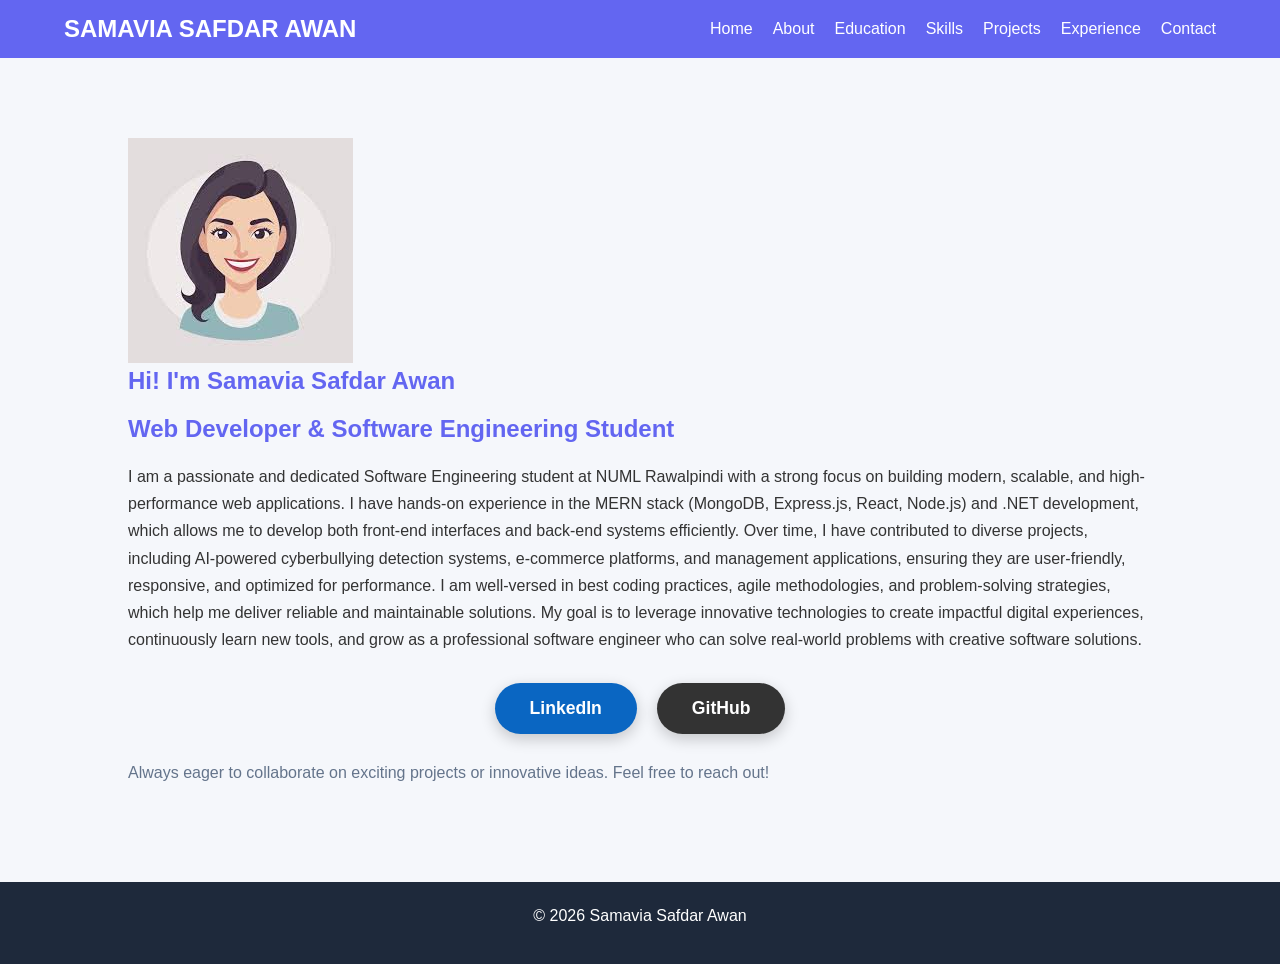
<file: index.html>
<!DOCTYPE html>
<html>
<head>
    <title>Samavia Safdar Awan | Home</title>
    <link rel="stylesheet" href="Style.css">
</head>
<body>

<header>
<nav>
    <div class="logo">SAMAVIA SAFDAR AWAN</div>
    <ul class="nav-links">
        <li><a href="index.html">Home</a></li>
        <li><a href="about.html">About</a></li>
        <li><a href="education.html">Education</a></li>
        <li><a href="skills.html">Skills</a></li>
        <li><a href="projects.html">Projects</a></li>
        <li><a href="experience.html">Experience</a></li>
        <li><a href="contact.html">Contact</a></li>
    </ul>
</nav>
</header>


<!-- Hero Section -->
<section class="hero">
<div class="hero-img">
        <img src="profile.jpg" alt="Samavia Awan">
    </div>
    <div class="hero-text">
        <h1>Hi! I'm Samavia Safdar Awan</h1>
        <h2>Web Developer & Software Engineering Student</h2>
       <p>
    I am a passionate and dedicated Software Engineering student at NUML Rawalpindi with a strong focus on building modern, scalable, and high-performance web applications. I have hands-on experience in the MERN stack (MongoDB, Express.js, React, Node.js) and .NET development, which allows me to develop both front-end interfaces and back-end systems efficiently. Over time, I have contributed to diverse projects, including AI-powered cyberbullying detection systems, e-commerce platforms, and management applications, ensuring they are user-friendly, responsive, and optimized for performance. I am well-versed in best coding practices, agile methodologies, and problem-solving strategies, which help me deliver reliable and maintainable solutions. My goal is to leverage innovative technologies to create impactful digital experiences, continuously learn new tools, and grow as a professional software engineer who can solve real-world problems with creative software solutions.
</p>


        <!-- Social Links -->
         <div style="margin-top:30px; display:flex; justify-content:center; gap:20px; flex-wrap:wrap;">
            <a href="https://www.linkedin.com/in/samavia-awan-879367310" target="_blank" style="background:#0A66C2; color:white; padding:15px 35px; border-radius:30px; font-weight:bold; font-size:1.1rem; text-decoration:none; box-shadow:0 5px 15px rgba(0,0,0,0.2); transition:all 0.3s;">LinkedIn</a>
            <a href="https://github.com/Samavia-Awan" target="_blank" style="background:#333; color:white; padding:15px 35px; border-radius:30px; font-weight:bold; font-size:1.1rem; text-decoration:none; box-shadow:0 5px 15px rgba(0,0,0,0.2); transition:all 0.3s;">GitHub</a>
        </div>
 <!-- Optional Small Intro Below Buttons -->
        <p style="margin-top:25px; font-size:1rem; color:#64748b;">
            Always eager to collaborate on exciting projects or innovative ideas. Feel free to reach out!
        </p>
    </div>

    
</section>



<footer>
    <p>© 2026 Samavia Safdar Awan</p>
</footer>

</body>
</html>
</file>
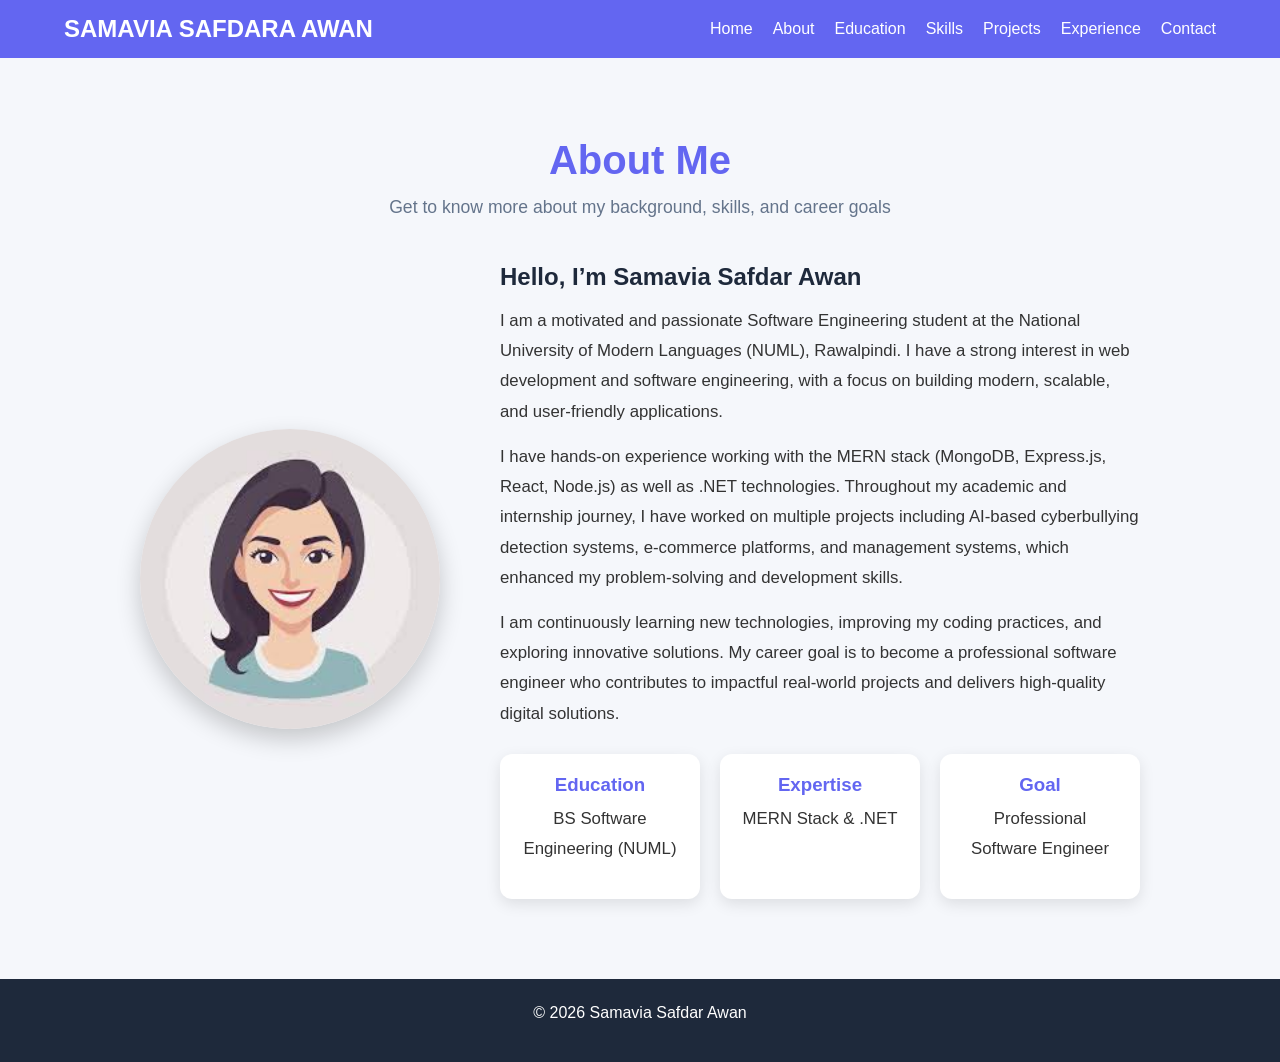
<file: about.html>
<!DOCTYPE html>
<html>
<head>
    <title>About Me | Samavia Safdar Awan</title>
    <link rel="stylesheet" href="Style.css">
    <style>
        .about-section{
            max-width: 1000px;
            margin: auto;
        }

        .about-header{
            text-align: center;
            margin-bottom: 40px;
        }

        .about-header h1{
            font-size: 2.5rem;
            color: #6366f1;
            margin-bottom: 10px;
        }

        .about-header p{
            color: #64748b;
            font-size: 1.1rem;
        }

        .about-content{
            display: grid;
            grid-template-columns: 1fr 2fr;
            gap: 40px;
            align-items: center;
        }

        .about-image img{
            width: 100%;
            max-width: 300px;
            border-radius: 50%;
            box-shadow: 0 10px 25px rgba(0,0,0,0.2);
        }

        .about-text h2{
            color: #1e293b;
            margin-bottom: 15px;
        }

        .about-text p{
            font-size: 1.05rem;
            line-height: 1.8;
            margin-bottom: 15px;
            color: #333;
        }

        .about-highlights{
            display: flex;
            gap: 20px;
            margin-top: 25px;
            flex-wrap: wrap;
        }

        .highlight-box{
            background: #ffffff;
            padding: 20px;
            border-radius: 12px;
            flex: 1 1 200px;
            box-shadow: 0 5px 15px rgba(0,0,0,0.1);
            text-align: center;
        }

        .highlight-box h3{
            color: #6366f1;
            margin-bottom: 8px;
        }

        @media(max-width:768px){
            .about-content{
                grid-template-columns: 1fr;
                text-align: center;
            }
            .about-image img{
                margin: auto;
            }
        }
    </style>
</head>
<body>

<header>
<nav>
    <div class="logo">SAMAVIA SAFDARA AWAN</div>
    <ul class="nav-links">
        <li><a href="index.html">Home</a></li>
        <li><a href="about.html">About</a></li>
        <li><a href="education.html">Education</a></li>
        <li><a href="skills.html">Skills</a></li>
        <li><a href="projects.html">Projects</a></li>
        <li><a href="experience.html">Experience</a></li>
        <li><a href="contact.html">Contact</a></li>
    </ul>
</nav>
</header>

<section>
    <div class="about-section">

        <div class="about-header">
            <h1>About Me</h1>
            <p>Get to know more about my background, skills, and career goals</p>
        </div>

        <div class="about-content">
            <!-- Image -->
            <div class="about-image">
                <img src="profile.jpg" alt="Samavia Safdar Awan">
            </div>

            <!-- Text -->
            <div class="about-text">
                <h2>Hello, I’m Samavia Safdar Awan</h2>
                <p>
                    I am a motivated and passionate Software Engineering student at the National University of Modern Languages (NUML), Rawalpindi. I have a strong interest in web development and software engineering, with a focus on building modern, scalable, and user-friendly applications.
                </p>
                <p>
                    I have hands-on experience working with the MERN stack (MongoDB, Express.js, React, Node.js) as well as .NET technologies. Throughout my academic and internship journey, I have worked on multiple projects including AI-based cyberbullying detection systems, e-commerce platforms, and management systems, which enhanced my problem-solving and development skills.
                </p>
                <p>
                    I am continuously learning new technologies, improving my coding practices, and exploring innovative solutions. My career goal is to become a professional software engineer who contributes to impactful real-world projects and delivers high-quality digital solutions.
                </p>

                <!-- Highlights -->
                <div class="about-highlights">
                    <div class="highlight-box">
                        <h3>Education</h3>
                        <p>BS Software Engineering (NUML)</p>
                    </div>
                    <div class="highlight-box">
                        <h3>Expertise</h3>
                        <p>MERN Stack & .NET</p>
                    </div>
                    <div class="highlight-box">
                        <h3>Goal</h3>
                        <p>Professional Software Engineer</p>
                    </div>
                </div>
            </div>
        </div>

    </div>
</section>

<footer>
    <p>© 2026 Samavia Safdar Awan</p>
</footer>

</body>
</html>
</file>
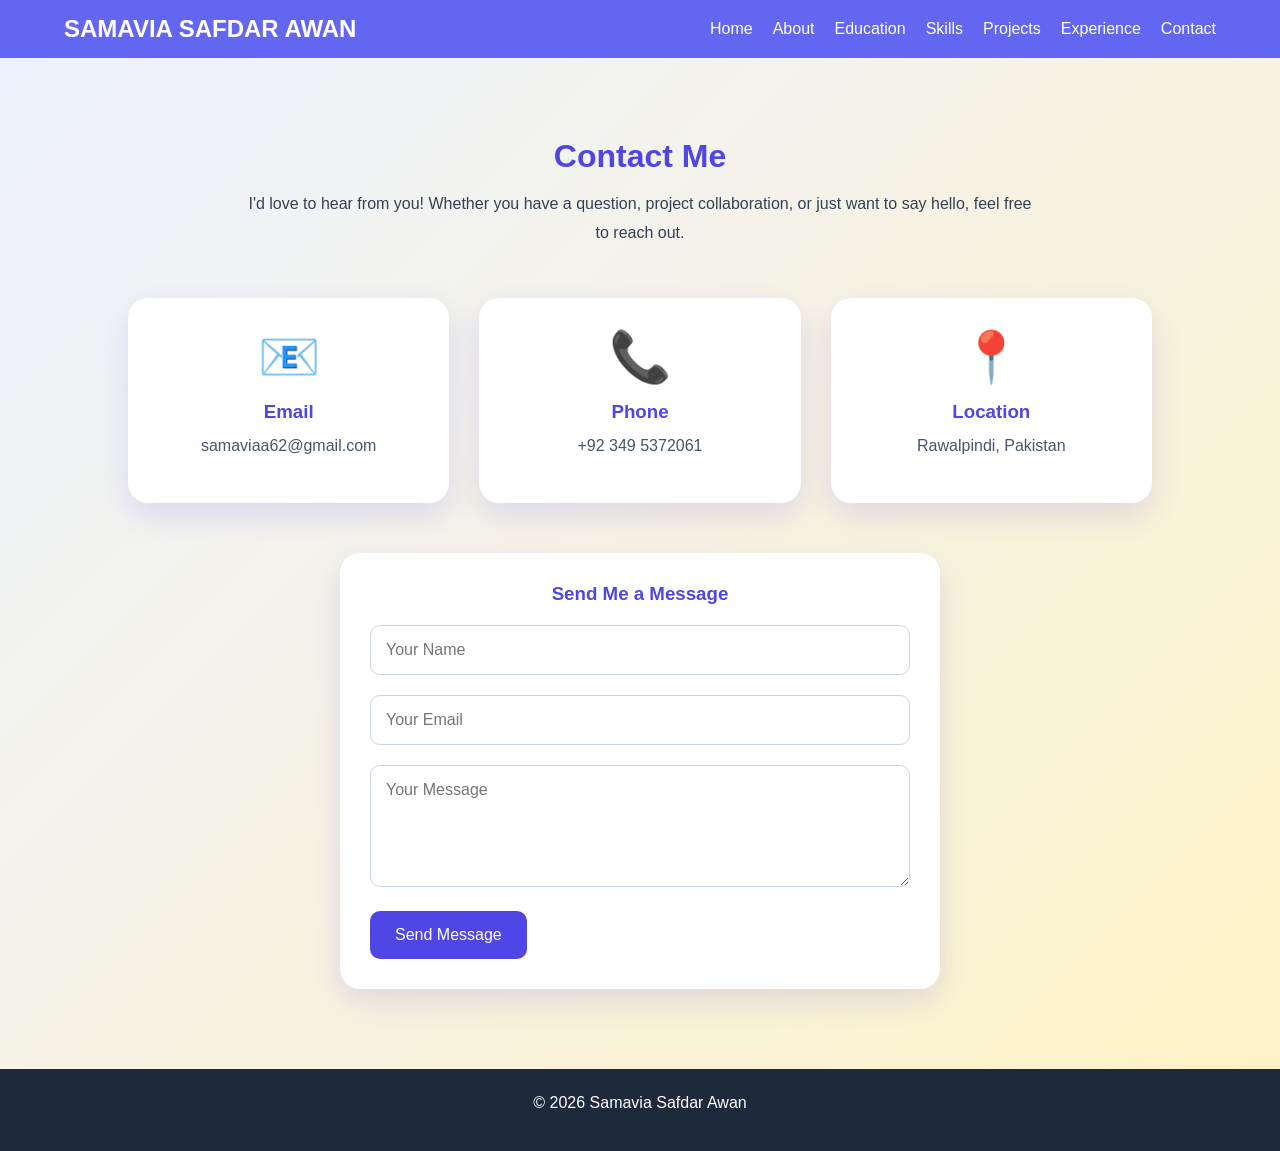
<file: contact.html>
<!DOCTYPE html>
<html>
<head>
    <title>Contact</title>
    <link rel="stylesheet" href="Style.css">
</head>
<body>
<header>
<nav>
    <div class="logo">SAMAVIA SAFDAR AWAN</div>
    <ul class="nav-links">
        <li><a href="index.html">Home</a></li>
        <li><a href="about.html">About</a></li>
        <li><a href="education.html">Education</a></li>
        <li><a href="skills.html">Skills</a></li>
        <li><a href="projects.html">Projects</a></li>
        <li><a href="experience.html">Experience</a></li>
        <li><a href="contact.html">Contact</a></li>
    </ul>
</nav>
</header>
<section class="contact-section">
    <h2>Contact Me</h2>
    <p class="contact-intro">
        I'd love to hear from you! Whether you have a question, project collaboration, or just want to say hello, feel free to reach out.
    </p>
    <div class="contact-cards">
        <div class="contact-card">
            <div style="font-size:50px; margin-bottom:15px;">📧</div>
            <h3>Email</h3>
            <p>samaviaa62@gmail.com</p>
        </div>
        <div class="contact-card">
            <div style="font-size:50px; margin-bottom:15px;">📞</div>
            <h3>Phone</h3>
            <p>+92 349 5372061</p>
        </div>
        <div class="contact-card">
            <div style="font-size:50px; margin-bottom:15px;">📍</div>
            <h3>Location</h3>
            <p>Rawalpindi, Pakistan</p>
        </div>
    </div>
    <div class="contact-form">
        <h3>Send Me a Message</h3>
        <form>
            <input type="text" placeholder="Your Name" required>
            <input type="email" placeholder="Your Email" required>
            <textarea placeholder="Your Message" rows="5" required></textarea>
            <button type="submit">Send Message</button>
        </form>
    </div>
</section>
<footer>
    <p>© 2026 Samavia Safdar Awan</p>
</footer>
</body>
</html>
</file>
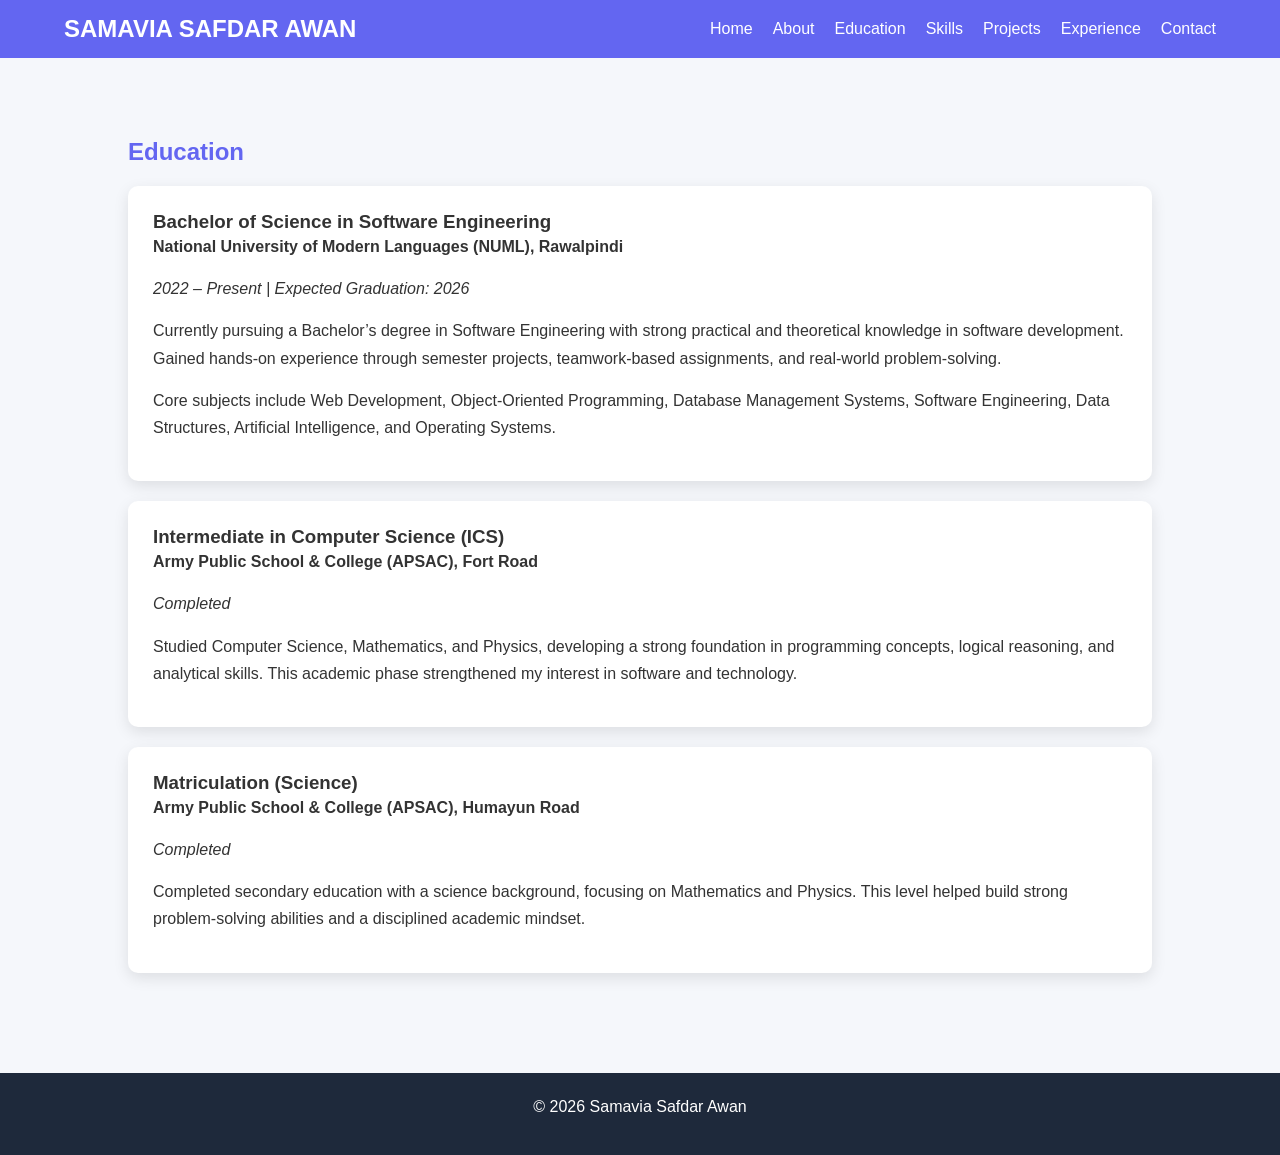
<file: education.html>
<!DOCTYPE html>
<html>
<head>
    <title>Education</title>
    <link rel="stylesheet" href="Style.css">
</head>
<body>

<header>
<nav>
    <div class="logo">SAMAVIA SAFDAR AWAN</div>
    <ul class="nav-links">
        <li><a href="index.html">Home</a></li>
        <li><a href="about.html">About</a></li>
        <li><a href="education.html">Education</a></li>
        <li><a href="skills.html">Skills</a></li>
        <li><a href="projects.html">Projects</a></li>
        <li><a href="experience.html">Experience</a></li>
        <li><a href="contact.html">Contact</a></li>
    </ul>
</nav>
</header>

<section>
    <h2>Education</h2>

    <div class="card">
        <h3>Bachelor of Science in Software Engineering</h3>
        <p><strong>National University of Modern Languages (NUML), Rawalpindi</strong></p>
        <p><em>2022 – Present | Expected Graduation: 2026</em></p>

        <p>
            Currently pursuing a Bachelor’s degree in Software Engineering with strong
            practical and theoretical knowledge in software development. Gained hands-on
            experience through semester projects, teamwork-based assignments, and
            real-world problem-solving.
        </p>

        <p>
            Core subjects include Web Development, Object-Oriented Programming,
            Database Management Systems, Software Engineering, Data Structures,
            Artificial Intelligence, and Operating Systems.
        </p>
    </div>

    <div class="card">
        <h3>Intermediate in Computer Science (ICS)</h3>
        <p><strong>Army Public School & College  (APSAC), Fort Road</strong></p>
        <p><em>Completed</em></p>

        <p>
            Studied Computer Science, Mathematics, and Physics, developing a strong
            foundation in programming concepts, logical reasoning, and analytical skills.
            This academic phase strengthened my interest in software and technology.
        </p>
    </div>

    <div class="card">
        <h3>Matriculation (Science)</h3>
        <p><strong>Army Public School & College (APSAC), Humayun Road</strong></p>
        <p><em>Completed</em></p>

        <p>
            Completed secondary education with a science background, focusing on
            Mathematics and Physics. This level helped build strong problem-solving
            abilities and a disciplined academic mindset.
        </p>
    </div>
</section>

<footer>
    <p>© 2026 Samavia Safdar Awan</p>
</footer>

</body>
</html>
</file>
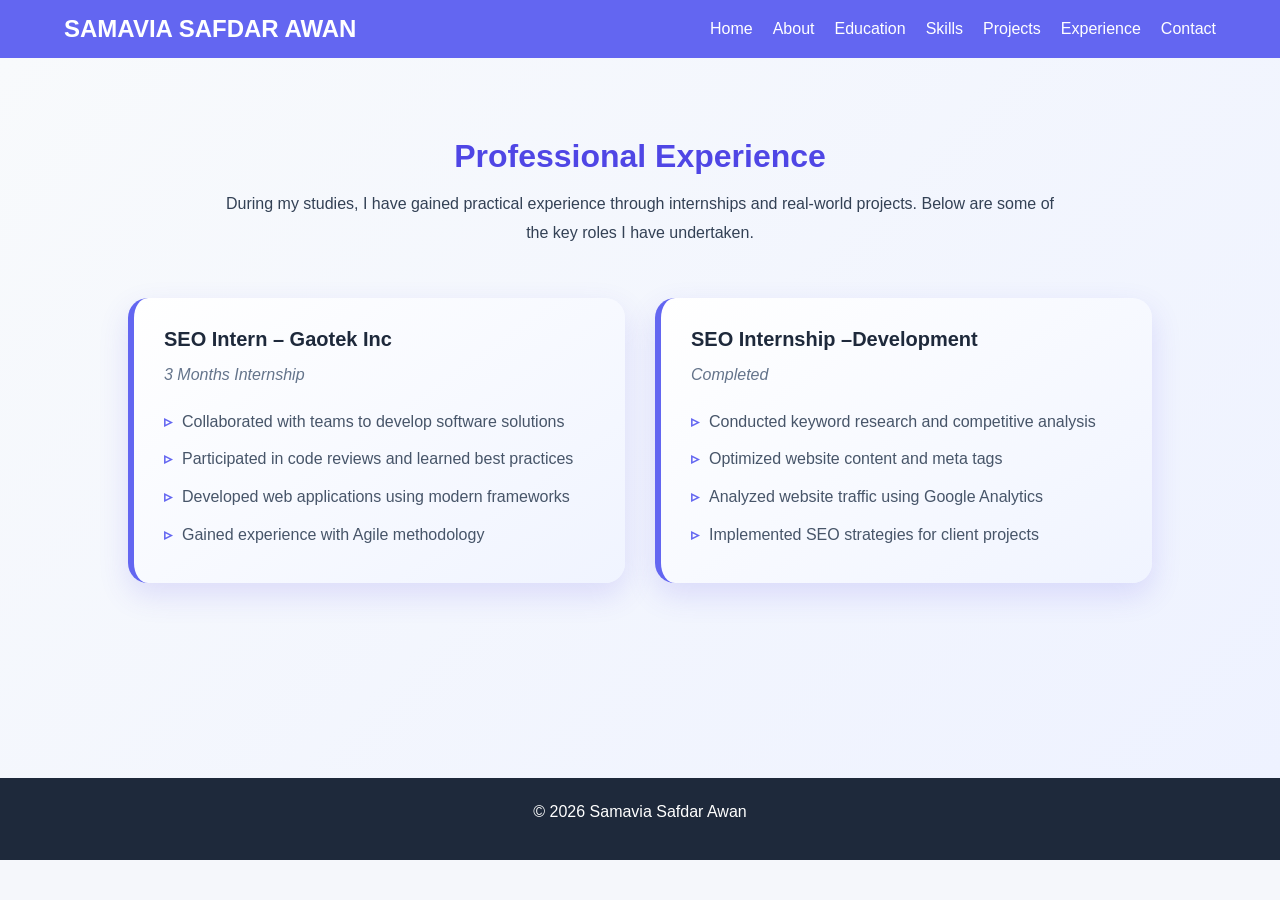
<file: experience.html>
<!DOCTYPE html>
<html>
<head>
    <title>Experience</title>
    <link rel="stylesheet" href="Style.css">
</head>
<body>

<header>
<nav>
    <div class="logo">SAMAVIA SAFDAR AWAN</div>
    <ul class="nav-links">
        <li><a href="index.html">Home</a></li>
        <li><a href="about.html">About</a></li>
        <li><a href="education.html">Education</a></li>
        <li><a href="skills.html">Skills</a></li>
        <li><a href="projects.html">Projects</a></li>
        <li><a href="experience.html">Experience</a></li>
        <li><a href="contact.html">Contact</a></li>
    </ul>
</nav>
</header>

<section class="experience-section">
    <h2>Professional Experience</h2>
    <p class="experience-intro">
        During my studies, I have gained practical experience through internships and real-world projects.
        Below are some of the key roles I have undertaken.
    </p>

    <div class="experience-grid">

        <div class="experience-card">
            <h3>SEO Intern – Gaotek Inc</h3>
            <p class="duration">3 Months Internship</p>
            <ul>
                <li>Collaborated with teams to develop software solutions</li>
                <li>Participated in code reviews and learned best practices</li>
                <li>Developed web applications using modern frameworks</li>
                <li>Gained experience with Agile methodology</li>
            </ul>
        </div>

        <div class="experience-card">
            <h3>SEO Internship –Development</h3>
            <p class="duration">Completed</p>
            <ul>
                <li>Conducted keyword research and competitive analysis</li>
                <li>Optimized website content and meta tags</li>
                <li>Analyzed website traffic using Google Analytics</li>
                <li>Implemented SEO strategies for client projects</li>
            </ul>
        </div>

    </div>
</section>

<footer>
    <p>© 2026 Samavia Safdar Awan</p>
</footer>

</body>
</html>
</file>
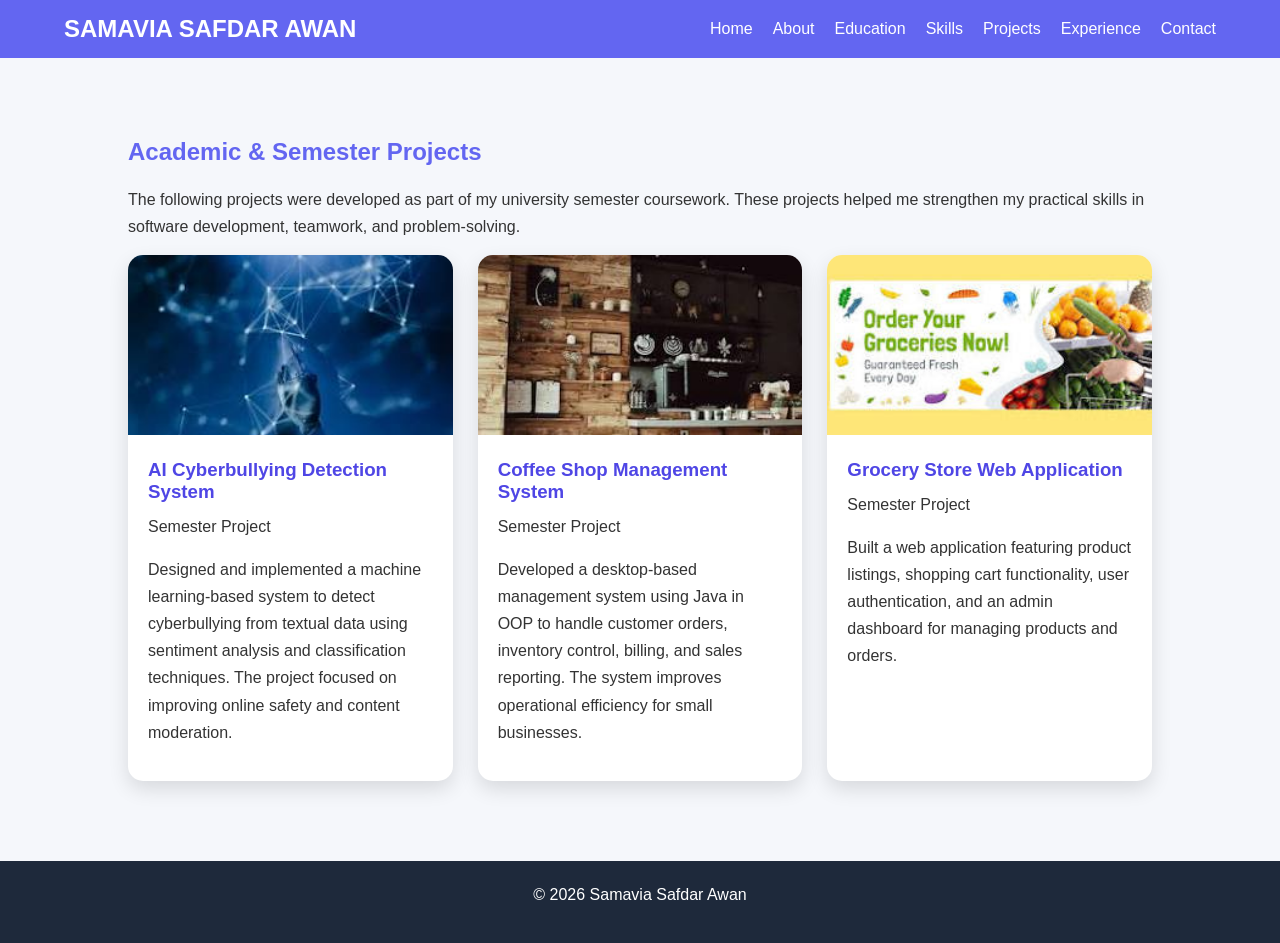
<file: projects.html>
<!DOCTYPE html>
<html>
<head>
    <title>Projects</title>
    <link rel="stylesheet" href="Style.css">
</head>
<body>

<header>
<nav>
    <div class="logo">SAMAVIA SAFDAR AWAN</div>
    <ul class="nav-links">
        <li><a href="index.html">Home</a></li>
        <li><a href="about.html">About</a></li>
        <li><a href="education.html">Education</a></li>
        <li><a href="skills.html">Skills</a></li>
        <li><a href="projects.html">Projects</a></li>
        <li><a href="experience.html">Experience</a></li>
        <li><a href="contact.html">Contact</a></li>
    </ul>
</nav>
</header>

<section class="projects-section">
    <h2>Academic & Semester Projects</h2>
    <p class="projects-intro">
        The following projects were developed as part of my university semester coursework.
        These projects helped me strengthen my practical skills in software development,
        teamwork, and problem-solving.
    </p>

    <div class="projects-grid">

        <div class="project-card">
            <img src="ai.jpg" alt="AI Cyberbullying Detection">
            <div class="content">
                <h3>AI Cyberbullying Detection System</h3>
                <p class="tag">Semester Project</p>
                <p>
                    Designed and implemented a machine learning-based system to detect
                    cyberbullying from textual data using sentiment analysis and classification
                    techniques. The project focused on improving online safety and content moderation.
                </p>
            </div>
        </div>

        <div class="project-card">
            <img src="coffee.jpg" alt="Coffee Shop Management System">
            <div class="content">
                <h3>Coffee Shop Management System</h3>
                <p class="tag">Semester Project</p>
                <p>
                    Developed a desktop-based management system using Java in OOP to handle customer
                    orders, inventory control, billing, and sales reporting. The system improves
                    operational efficiency for small businesses.
                </p>
            </div>
        </div>

        <div class="project-card">
            <img src="grocery.jpg" alt="Grocery Store Web Application">
            <div class="content">
                <h3>Grocery Store Web Application</h3>
                <p class="tag">Semester Project</p>
                <p>
                    Built a web application featuring product listings,
                    shopping cart functionality, user authentication, and an admin dashboard
                    for managing products and orders.
                </p>
            </div>
        </div>

    </div>
</section>

<footer>
    <p>© 2026 Samavia Safdar Awan</p>
</footer>

</body>
</html>
</file>
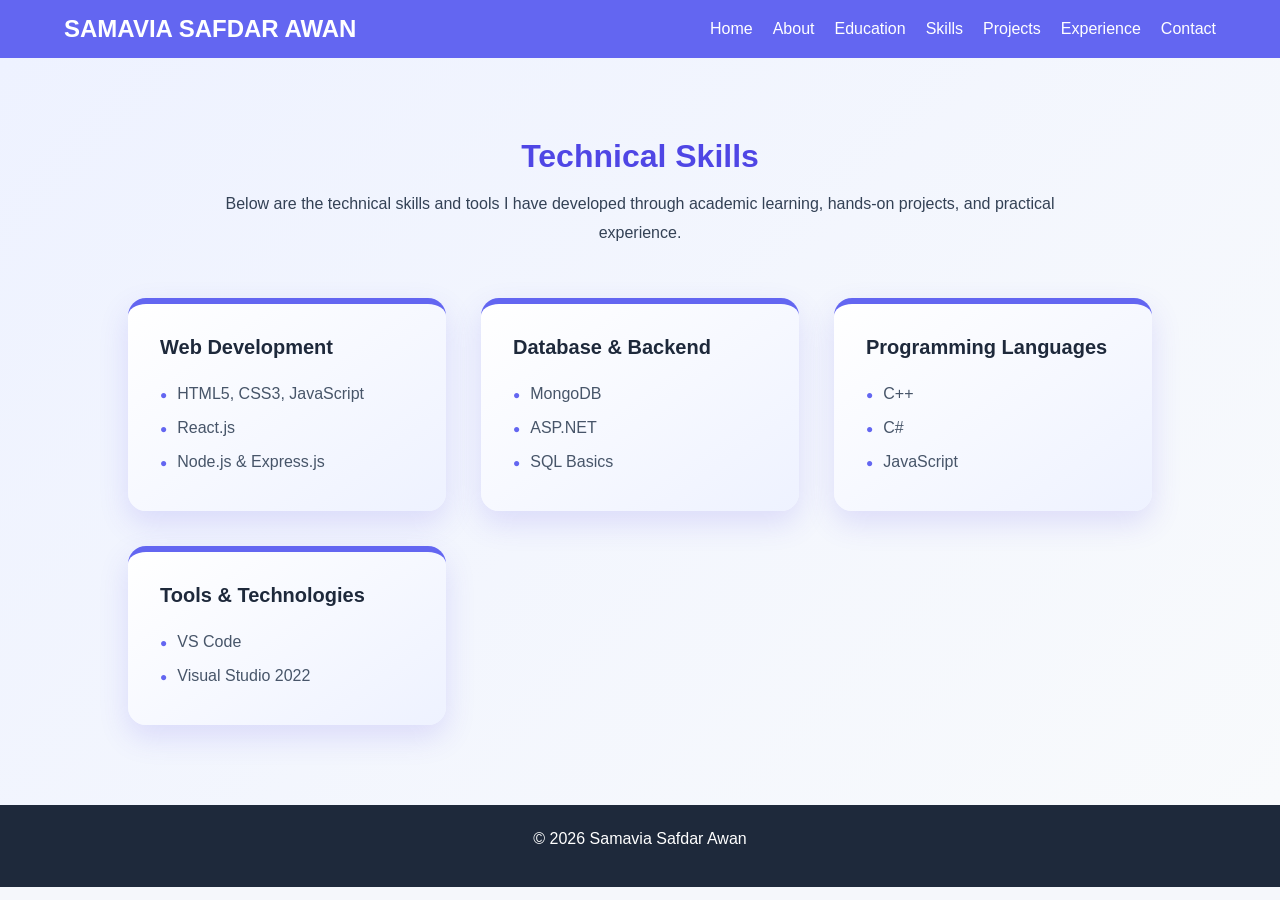
<file: skills.html>
<!DOCTYPE html>
<html>
<head>
    <title>Skills</title>
    <link rel="stylesheet" href="Style.css">
</head>
<body>

<header>
<nav>
    <div class="logo">SAMAVIA SAFDAR AWAN</div>
    <ul class="nav-links">
        <li><a href="index.html">Home</a></li>
        <li><a href="about.html">About</a></li>
        <li><a href="education.html">Education</a></li>
        <li><a href="skills.html">Skills</a></li>
        <li><a href="projects.html">Projects</a></li>
        <li><a href="experience.html">Experience</a></li>
        <li><a href="contact.html">Contact</a></li>
    </ul>
</nav>
</header>
<section class="skills-section">
    <h2>Technical Skills</h2>
    <p class="skills-intro">
        Below are the technical skills and tools I have developed through academic learning,
        hands-on projects, and practical experience.
    </p>

    <div class="skills-grid">

        <div class="skill-card">
            <h3>Web Development</h3>
            <ul>
                <li>HTML5, CSS3, JavaScript</li>
                <li>React.js</li>
                <li>Node.js & Express.js</li>
            </ul>
        </div>

        <div class="skill-card">
            <h3>Database & Backend</h3>
            <ul>
                <li>MongoDB</li>
                <li>ASP.NET</li>
                <li>SQL Basics</li>
            </ul>
        </div>

        <div class="skill-card">
            <h3>Programming Languages</h3>
            <ul>
                <li>C++</li>
                <li>C#</li>
                <li>JavaScript</li>
            </ul>
        </div>

        <div class="skill-card">
            <h3>Tools & Technologies</h3>
            <ul>
                <li>VS Code</li>
                <li>Visual Studio 2022</li>
            </ul>
        </div>

    </div>
</section>

<footer>
    <p>© 2026 Samavia Safdar Awan</p>
</footer>

</body>
</html>
</file>
<file: Style.css>
*{
    margin:0;
    padding:0;
    box-sizing:border-box;
    font-family: Arial, sans-serif;
}

body{
    background:#f5f7fb;
    color:#333;
}

header{
    background:#6366f1;
    padding:15px 0;
}

nav{
    width:90%;
    margin:auto;
    display:flex;
    justify-content:space-between;
    align-items:center;
}

.logo{
    color:#fff;
    font-size:24px;
    font-weight:bold;
}

.nav-links{
    list-style:none;
    display:flex;
    gap:20px;
}

.nav-links a{
    color:white;
    text-decoration:none;
    font-weight:500;
}

.nav-links a:hover{
    text-decoration:underline;
}

section{
    padding:80px 10%;
    min-height:80vh;
}

h1,h2{
    color:#6366f1;
    margin-bottom:20px;
}

p{
    line-height:1.7;
    margin-bottom:15px;
}

.card{
    background:#fff;
    padding:25px;
    border-radius:10px;
    box-shadow:0 5px 15px rgba(0,0,0,0.1);
    margin-bottom:20px;
}

footer{
    background:#1e293b;
    color:white;
    text-align:center;
    padding:20px;
}
.projects-grid{
    display:grid;
    grid-template-columns:repeat(auto-fit, minmax(280px, 1fr));
    gap:25px;
}

.project-card{
    background:white;
    border-radius:15px;
    overflow:hidden;
    box-shadow:0 8px 20px rgba(0,0,0,0.12);
    transition:transform 0.3s, box-shadow 0.3s;
}

.project-card:hover{
    transform:translateY(-8px);
    box-shadow:0 12px 30px rgba(0,0,0,0.2);
}

.project-card img{
    width:100%;
    height:180px;
    object-fit:cover;
}

.project-card .content{
    padding:20px;
}

.project-card h3{
    margin-bottom:10px;
    color:#4f46e5;
}
/* ===== COLORED SKILLS SECTION ===== */

.skills-section{
    padding:80px 10%;
    background:linear-gradient(135deg, #eef2ff, #f8fafc);
}

.skills-section h2{
    text-align:center;
    font-size:32px;
    color:#4f46e5;
    margin-bottom:15px;
}

.skills-intro{
    text-align:center;
    max-width:850px;
    margin:0 auto 50px;
    color:#334155;
    line-height:1.8;
}

/* GRID */
.skills-grid{
    display:grid;
    grid-template-columns:repeat(auto-fit, minmax(250px, 1fr));
    gap:35px;
}

/* SKILL CARDS */
.skill-card{
    background:linear-gradient(145deg, #ffffff, #eef2ff);
    padding:32px;
    border-radius:18px;
    box-shadow:0 12px 30px rgba(79,70,229,0.15);
    border-top:6px solid #6366f1;
    transition:all 0.3s ease;
}

/* Hover effect */
.skill-card:hover{
    transform:translateY(-10px);
    box-shadow:0 18px 40px rgba(79,70,229,0.25);
}

/* Title */
.skill-card h3{
    color:#1e293b;
    margin-bottom:18px;
    font-size:20px;
}

/* List */
.skill-card ul{
    list-style:none;
    padding:0;
}

.skill-card ul li{
    padding:8px 0;
    color:#475569;
    font-weight:500;
    position:relative;
}

/* Bullet dots */
.skill-card ul li::before{
    content:"●";
    color:#6366f1;
    margin-right:10px;
    font-size:12px;
}
/* ===== EXPERIENCE SECTION ===== */

.experience-section{
    padding:80px 10%;
    background: linear-gradient(135deg, #f8fafc, #eef2ff);
}

.experience-section h2{
    text-align:center;
    font-size:32px;
    color:#4f46e5;
    margin-bottom:15px;
}

.experience-intro{
    text-align:center;
    max-width:850px;
    margin:0 auto 50px;
    color:#334155;
    line-height:1.8;
}

/* GRID */
.experience-grid{
    display:grid;
    grid-template-columns:repeat(auto-fit, minmax(300px, 1fr));
    gap:30px;
}

/* CARDS */
.experience-card{
    background:linear-gradient(145deg, #ffffff, #f0f4ff);
    padding:30px;
    border-radius:20px;
    box-shadow:0 12px 30px rgba(79,70,229,0.15);
    border-left:6px solid #6366f1;
    transition:all 0.3s ease;
}

/* Hover effect */
.experience-card:hover{
    transform:translateY(-10px);
    box-shadow:0 18px 40px rgba(79,70,229,0.25);
}

/* Title */
.experience-card h3{
    color:#1e293b;
    font-size:20px;
    margin-bottom:10px;
}

/* Duration */
.duration{
    font-style:italic;
    color:#64748b;
    margin-bottom:15px;
}

/* List */
.experience-card ul{
    list-style:none;
    padding-left:0;
}

.experience-card ul li{
    padding:6px 0;
    color:#475569;
    position:relative;
    line-height:1.6;
}

/* Bullet dots */
.experience-card ul li::before{
    content:"▹";
    color:#6366f1;
    margin-right:10px;
    font-weight:bold;
}
/* ===== CONTACT SECTION ===== */
.contact-section{
    padding:80px 10%;
    background: linear-gradient(135deg, #eef2ff, #fef3c7);
}

.contact-section h2{
    text-align:center;
    font-size:32px;
    color:#4f46e5;
    margin-bottom:15px;
}

.contact-intro{
    text-align:center;
    max-width:800px;
    margin:0 auto 50px;
    color:#334155;
    line-height:1.8;
}

/* CONTACT CARDS */
.contact-cards{
    display:grid;
    grid-template-columns:repeat(auto-fit, minmax(200px, 1fr));
    gap:30px;
    margin-bottom:50px;
}

.contact-card{
    background:#ffffff;
    padding:30px;
    border-radius:20px;
    box-shadow:0 12px 30px rgba(79,70,229,0.15);
    text-align:center;
    transition:all 0.3s ease;
}

.contact-card img{
    width:50px;
    margin-bottom:15px;
}

.contact-card h3{
    color:#4f46e5;
    margin-bottom:10px;
}

.contact-card p{
    color:#475569;
    line-height:1.6;
}

.contact-card:hover{
    transform:translateY(-10px);
    box-shadow:0 18px 40px rgba(79,70,229,0.25);
}

/* CONTACT FORM */
.contact-form{
    max-width:600px;
    margin:0 auto;
    background:#ffffff;
    padding:30px;
    border-radius:20px;
    box-shadow:0 12px 30px rgba(79,70,229,0.15);
}

.contact-form h3{
    color:#4f46e5;
    margin-bottom:20px;
    text-align:center;
}

.contact-form input,
.contact-form textarea{
    width:100%;
    padding:15px;
    margin-bottom:20px;
    border-radius:10px;
    border:1px solid #cbd5e1;
    font-size:16px;
}

.contact-form button{
    background:#4f46e5;
    color:white;
    border:none;
    padding:15px 25px;
    border-radius:10px;
    font-size:16px;
    cursor:pointer;
    transition:all 0.3s ease;
}

.contact-form button:hover{
    background:#6366f1;
}
</file>
